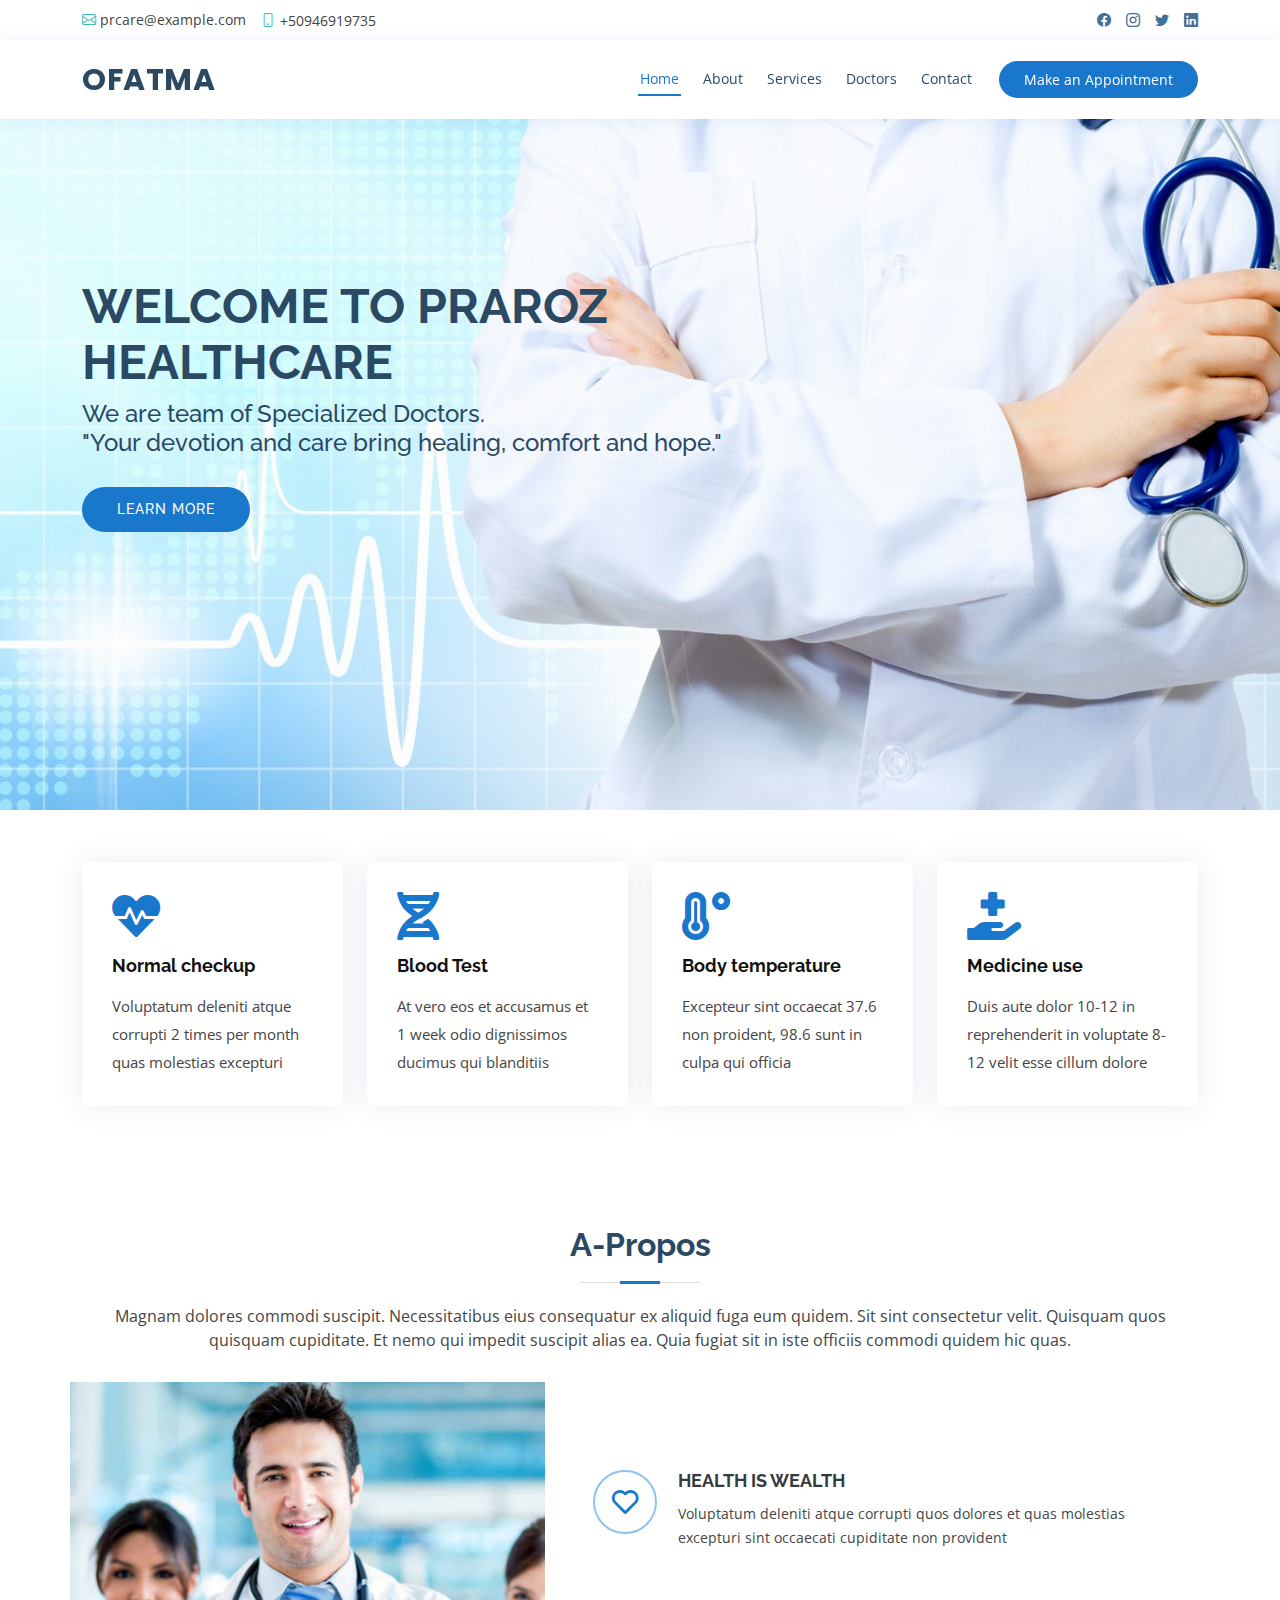
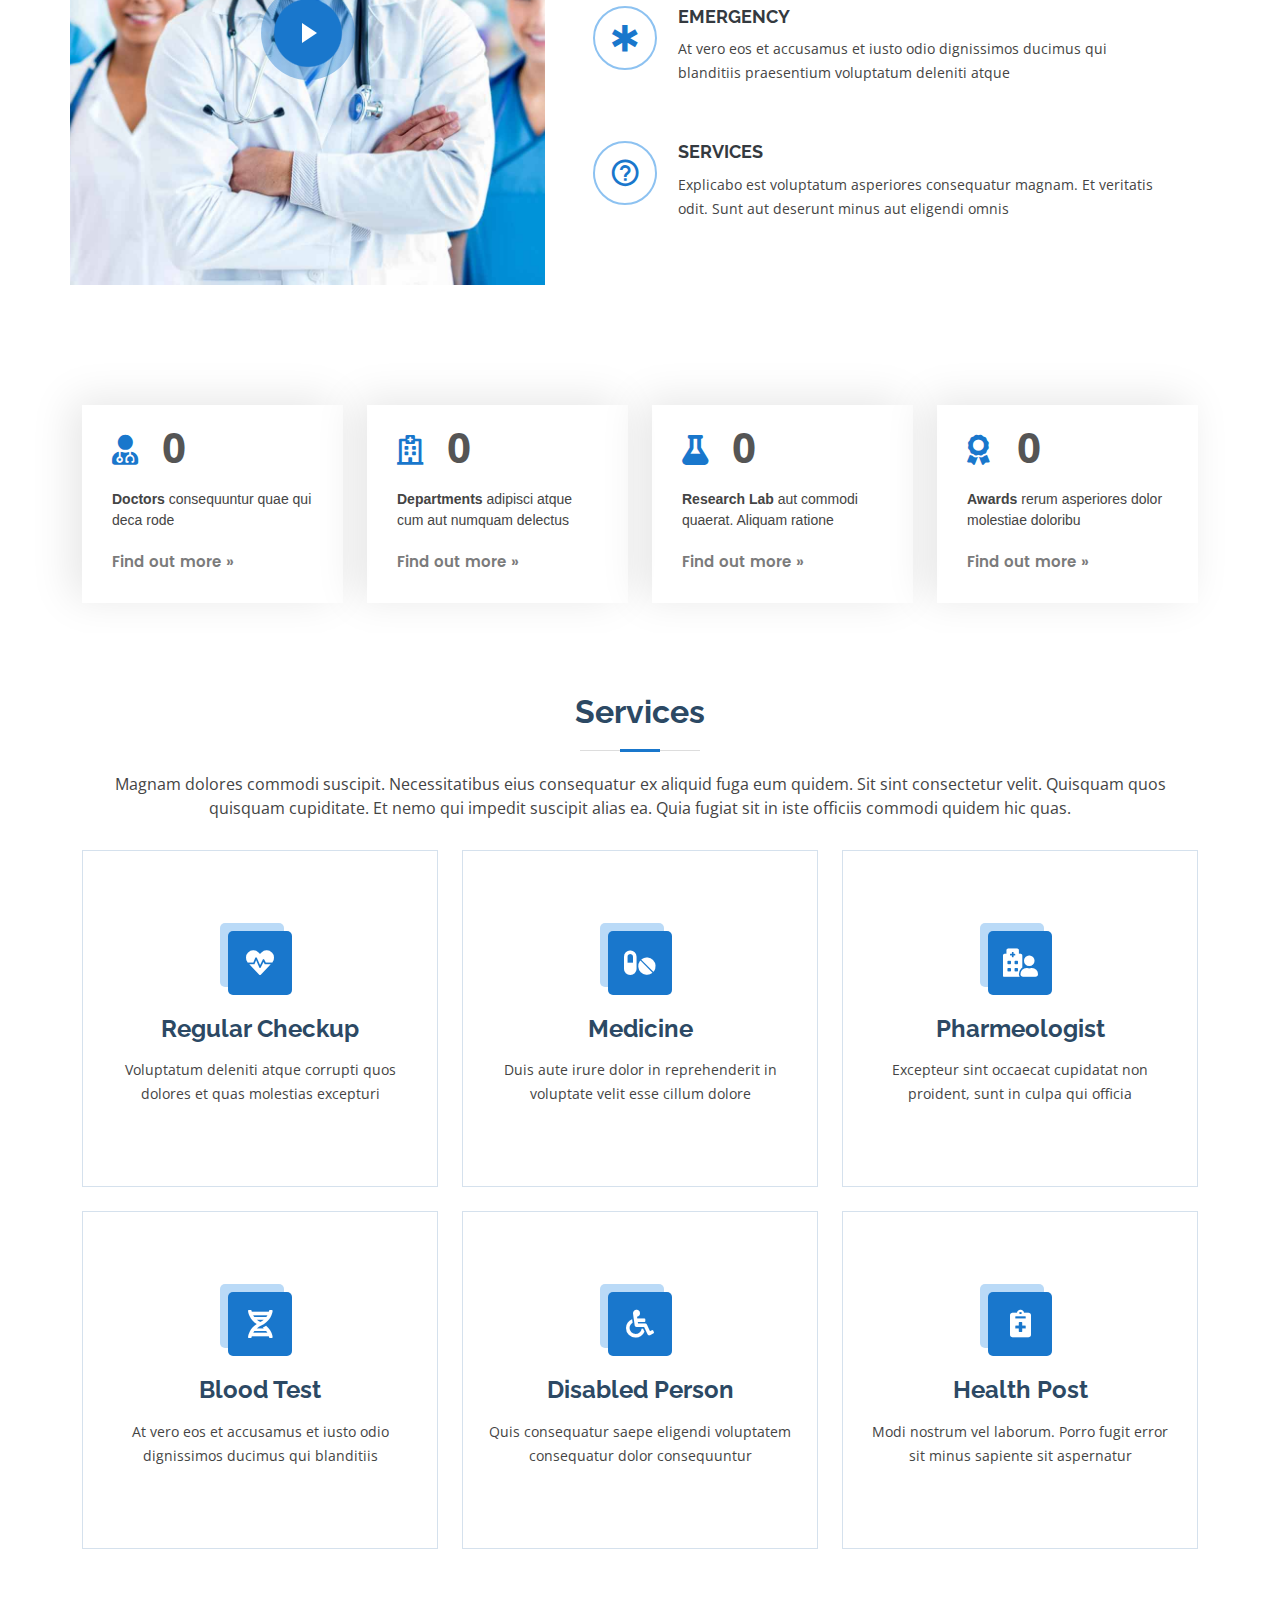
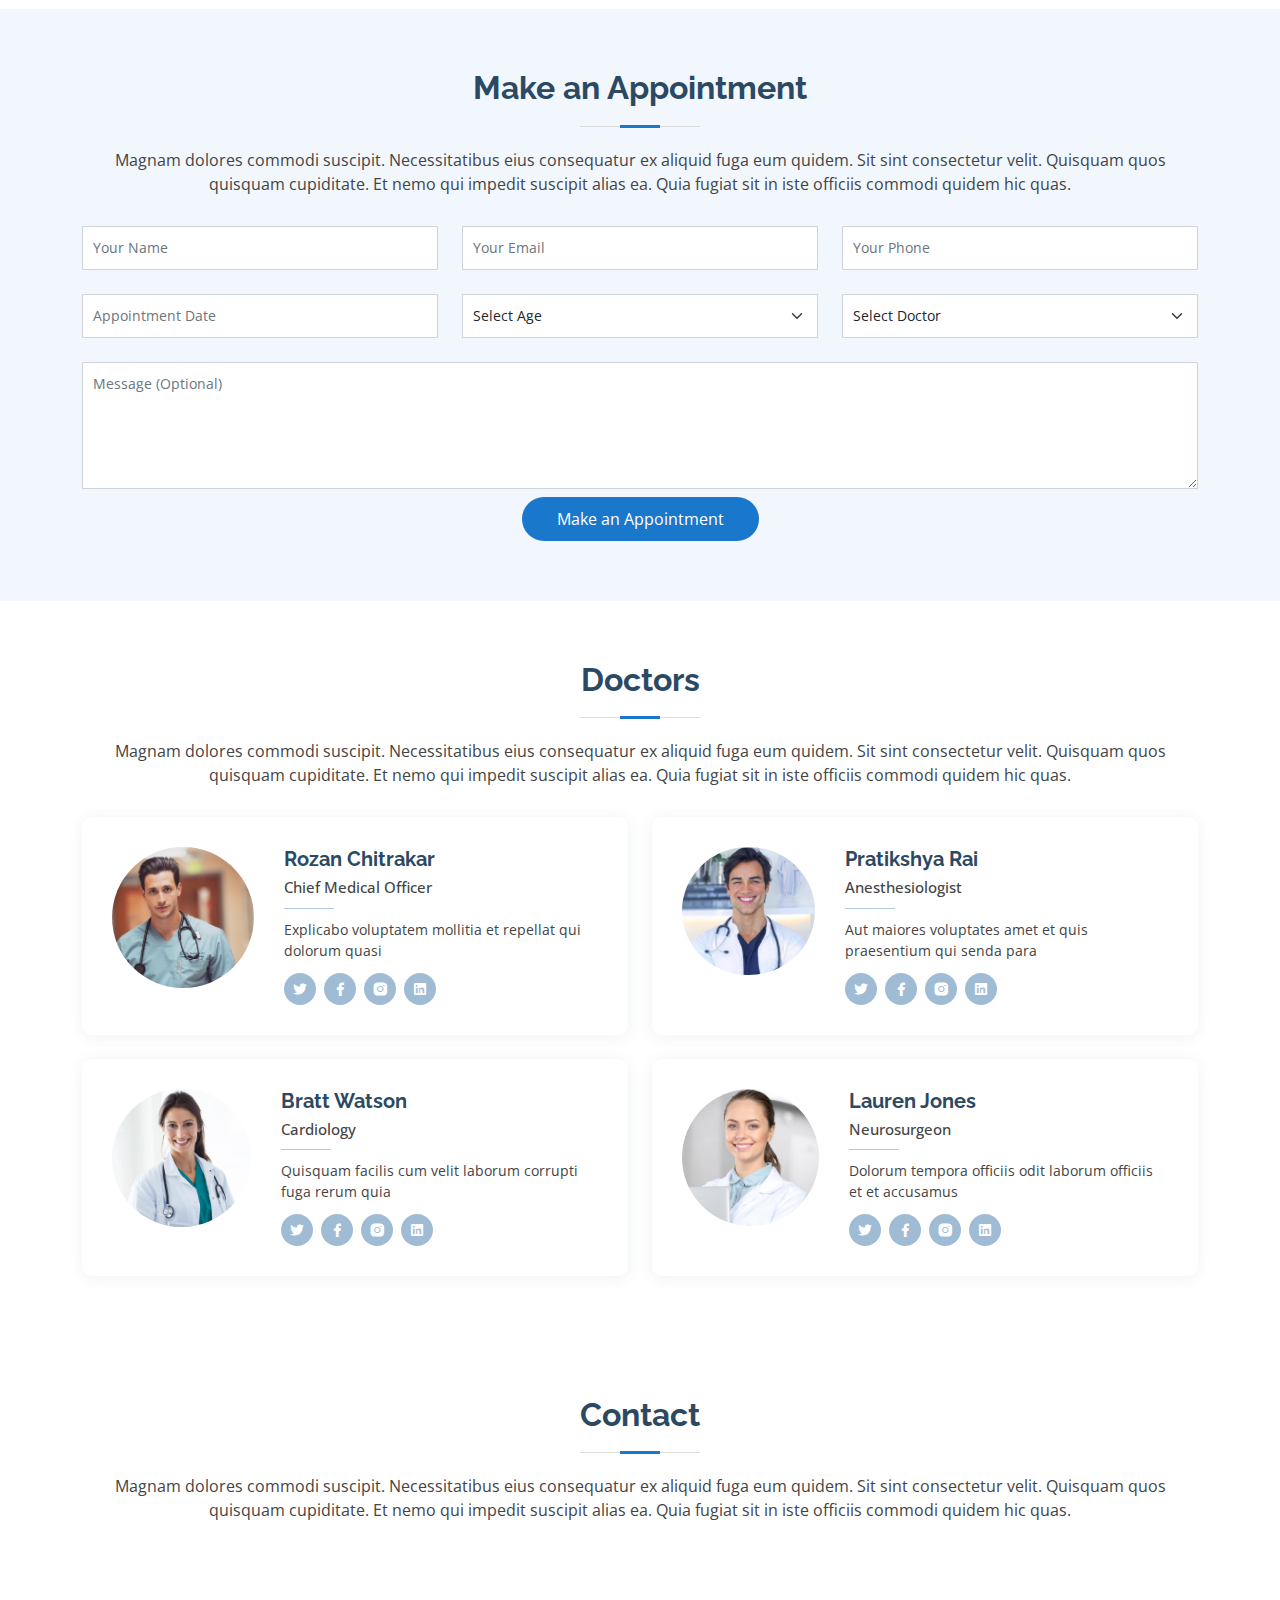
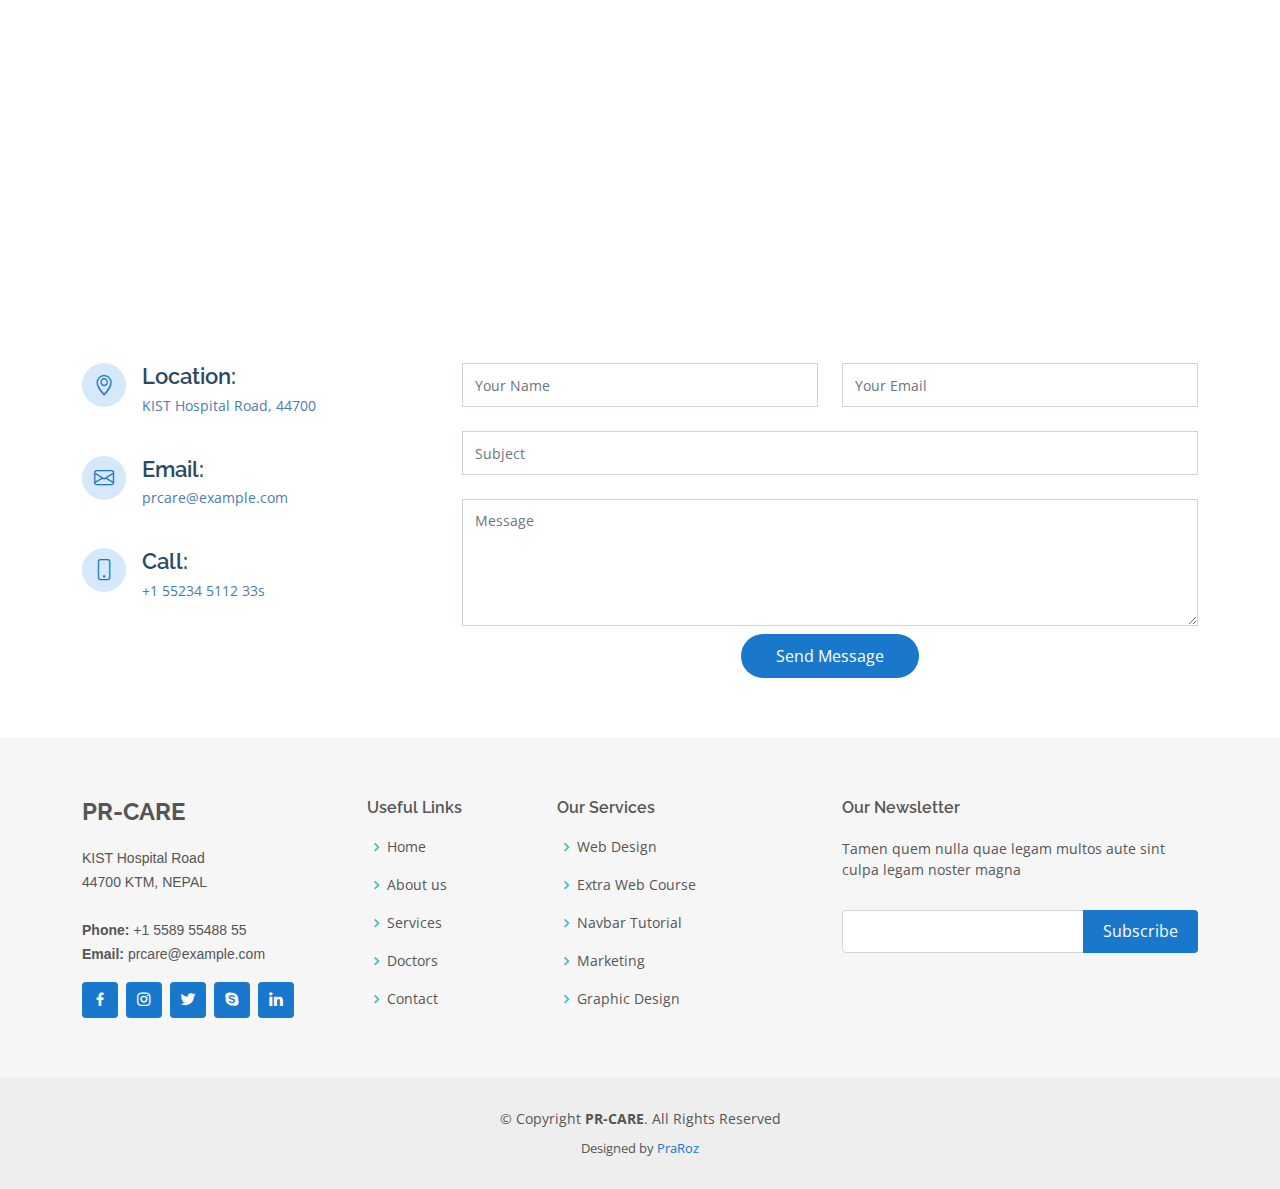
<file: Health care website Bootstrap/index.html>
<!DOCTYPE html>
<html lang="en">

<head>
  <meta charset="utf-8">
  <meta content="width=device-width, initial-scale=1.0" name="viewport">

  <title>Praroz Health Care Website Tutorial - Index</title>
  

  <!-- Google Fonts -->
  <link href="https://fonts.googleapis.com/css?family=Open+Sans:300,300i,400,400i,600,600i,700,700i|Raleway:300,300i,400,400i,500,500i,600,600i,700,700i|Poppins:300,300i,400,400i,500,500i,600,600i,700,700i" rel="stylesheet">

  <!-- Vendor CSS Files -->
  <link href="vendor/animate.css/animate.min.css" rel="stylesheet">
  <link href="vendor/bootstrap/css/bootstrap.min.css" rel="stylesheet">
  <link href="vendor/bootstrap-icons/bootstrap-icons.css" rel="stylesheet">
  <link href="vendor/boxicons/css/boxicons.min.css" rel="stylesheet">
  <link href="vendor/fontawesome-free/css/all.min.css" rel="stylesheet">
  <link href="vendor/glightbox/css/glightbox.min.css" rel="stylesheet">
  <link href="vendor/remixicon/remixicon.css" rel="stylesheet">
  <link href="vendor/swiper/swiper-bundle.min.css" rel="stylesheet">

  <!-- Template Main CSS File -->
  <link href="css/style.css" rel="stylesheet">
</head>

<body>

  <!-- ======= Top Bar ======= -->
  <div id="topbar" class="d-flex align-items-center fixed-top">
    <div class="container d-flex justify-content-between">
      <div class="contact-info d-flex align-items-center">
        <i class="bi bi-envelope"></i> <a href="mailto:contact@example.com">prcare@example.com</a>
        <i class="bi bi-phone"></i> +50946919735
      </div>
      <div class="d-none d-lg-flex social-links align-items-center">
        <a href="#" class="facebook"><i class="bi bi-facebook"></i></a>
        <a href="#" class="instagram"><i class="bi bi-instagram"></i></a>
        <a href="#" class="twitter"><i class="bi bi-twitter"></i></a> 
        <a href="#" class="linkedin"><i class="bi bi-linkedin"></i></i></a>
      </div>
    </div>
  </div>

  
  <header id="header" class="fixed-top">
    <div class="container d-flex align-items-center">

      <h1 class="logo me-auto"><a href="index.html">OFATMA</a></h1>
    
      <nav id="navbar" class="navbar order-last order-lg-0">
        <ul>
          <li><a class="nav-link scrollto active" href="#home">Home</a></li>
          <li><a class="nav-link scrollto" href="#about">About</a></li>
          <li><a class="nav-link scrollto" href="#services">Services</a></li>
          <li><a class="nav-link scrollto" href="#doctors">Doctors</a></li>       
          <li><a class="nav-link scrollto" href="#contact">Contact</a></li>
        </ul>
        <i class="bi bi-list mobile-nav-toggle"></i>
      </nav><!-- .navbar -->

      <a href="#appointment" class="appointment-btn scrollto"><span class="d-none d-md-inline">Make an</span> Appointment</a>

    </div>
  </header><!-- End Header -->

  <!-- ======= Home Section ======= -->
  <section id="home" class="d-flex align-items-center">
    <div class="container">
      <h1>Welcome to praroz <br> Healthcare</h1>
      <h2>We are team of Specialized Doctors.<br>"Your devotion and care bring healing, comfort and hope."</h2>
      <a href="#about" class="btn-get-started scrollto">Learn More</a>
    </div>
  </section><!-- End Home -->
<br><br><br><br><br><br><br><br>
  <main id="main">
    
    <!-- ======= Featured Services Section ======= -->
    <section id="featured-services" class="featured-services">
      <div class="container" data-aos="fade-up">

        <div class="row">
          <div class="col-md-6 col-lg-3 d-flex align-items-stretch mb-5 mb-lg-0">
            <div class="icon-box" data-aos="fade-up" data-aos-delay="100">
              <div class="icon"><i class="fas fa-heartbeat"></i></div>
              <h4 class="title"><a href=""> Normal checkup</a></h4>
              <p class="description">Voluptatum deleniti atque corrupti 2 times per month quas molestias excepturi</p>
            </div>
          </div>

          <div class="col-md-6 col-lg-3 d-flex align-items-stretch mb-5 mb-lg-0">
            <div class="icon-box" data-aos="fade-up" data-aos-delay="400">
              <div class="icon"><i class="fas fa-dna"></i></div>
              <h4 class="title"><a href="">Blood Test</a></h4>
              <p class="description">At vero eos et accusamus et 1 week odio dignissimos ducimus qui blanditiis</p>
            </div>
          </div>
          
          <div class="col-md-6 col-lg-3 d-flex align-items-stretch mb-5 mb-lg-0">
            <div class="icon-box" data-aos="fade-up" data-aos-delay="300">
              <div class="icon"><i class="fas fa-temperature-high"></i></div>
              <h4 class="title"><a href="">Body temperature</a></h4>
              <p class="description">Excepteur sint occaecat 37.6 non proident, 98.6 sunt in culpa qui officia</p>
            </div>
          </div>

          <div class="col-md-6 col-lg-3 d-flex align-items-stretch mb-5 mb-lg-0">
            <div class="icon-box" data-aos="fade-up" data-aos-delay="200">
              <div class="icon"><i class="fas fa-hand-holding-medical"></i></div>
              <h4 class="title"><a href="">Medicine use</a></h4>
              <p class="description">Duis aute dolor 10-12 in reprehenderit in voluptate 8-12 velit esse cillum dolore</p>
            </div>
          </div>

        </div>

      </div>
    </section><!-- End Featured Services Section -->

    <!-- ======= About Section ======= -->
    <section id="about" class="about">
      <div class="container" data-aos="fade-up">
        <div class="section-title">
          <h2>A-Propos</h2>
          <p>Magnam dolores commodi suscipit. Necessitatibus eius 
            consequatur ex aliquid fuga eum quidem. Sit sint consectetur velit. 
            Quisquam quos quisquam cupiditate. Et nemo qui impedit suscipit alias ea.
             Quia fugiat sit in iste officiis commodi quidem hic quas.</p>
        </div>

    <div class="row">
    <div class="col-xl-5 col-lg-6 video-box d-flex justify-content-center
     align-items-stretch position-relative">
    <a href="https://youtu.be/h39m-e8JHDc" class="glightbox play-btn mb-4"></a>
          </div>

    <div class="col-xl-7 col-lg-6 icon-boxes d-flex flex-column align-items-stretch
     justify-content-center py-5 px-lg-5">
            
            <div class="icon-box">
              <div class="icon"><i class="bx bx-heart"></i></div>
              <h4 class="title"><a href="">HEALTH IS WEALTH</a></h4>
              <p class="description">Voluptatum deleniti atque corrupti quos dolores et quas molestias excepturi sint occaecati cupiditate non provident</p>
            </div>

            <div class="icon-box">
              <div class="icon"><i class="bx bx-health"></i></div>
              <h4 class="title"><a href="">EMERGENCY</a></h4>
              <p class="description">At vero eos et accusamus et iusto odio dignissimos ducimus qui blanditiis praesentium voluptatum deleniti atque</p>
            </div>

            <div class="icon-box">
              <div class="icon"><i class="bx bx-help-circle"></i></div>
              <h4 class="title"><a href="">SERVICES </a></h4>
              <p class="description">Explicabo est voluptatum asperiores consequatur magnam. Et veritatis odit. Sunt aut deserunt minus aut eligendi omnis</p>
            </div>
            
          </div>
        </div>

      </div>
    </section><!-- End About Section -->

   <!-- ======= Counts Section ======= -->
   <section id="counts" class="counts">
    <div class="container" data-aos="fade-up">

      <div class="row no-gutters">

        <div class="col-lg-3 col-md-6 d-md-flex align-items-md-stretch">
          <div class="count-box">
            <i class="fas fa-user-md"></i>
            <span data-purecounter-start="0" data-purecounter-end="95" data-purecounter-duration="1" class="purecounter"></span>
            <p><strong>Doctors</strong> consequuntur quae qui deca rode</p>
            <a href="#">Find out more &raquo;</a>
          </div>
        </div>

        <div class="col-lg-3 col-md-6 d-md-flex align-items-md-stretch">
          <div class="count-box">
            <i class="far fa-hospital"></i>
            <span data-purecounter-start="0" data-purecounter-end="36" data-purecounter-duration="1" class="purecounter"></span>
            <p><strong>Departments</strong> adipisci atque cum aut numquam delectus</p>
            <a href="#">Find out more &raquo;</a>
          </div>
        </div>

        <div class="col-lg-3 col-md-6 d-md-flex align-items-md-stretch">
          <div class="count-box">
            <i class="fas fa-flask"></i>
            <span data-purecounter-start="0" data-purecounter-end="23" data-purecounter-duration="1" class="purecounter"></span>
            <p><strong>Research Lab</strong> aut commodi quaerat. Aliquam ratione</p>
            <a href="#">Find out more &raquo;</a>
          </div>
        </div>

        <div class="col-lg-3 col-md-6 d-md-flex align-items-md-stretch">
          <div class="count-box">
            <i class="fas fa-award"></i>
            <span data-purecounter-start="0" data-purecounter-end="250" data-purecounter-duration="1" class="purecounter"></span>
            <p><strong>Awards</strong> rerum asperiores dolor molestiae doloribu</p>
            <a href="#">Find out more &raquo;</a>
          </div>
        </div>

      </div>

    </div>
  </section><!-- End Counts Section -->

    <!-- ======= Services Section ======= -->
    <section id="services" class="services">
      <div class="container">

        <div class="section-title">
          <h2>Services</h2>
          <p>Magnam dolores commodi suscipit. Necessitatibus eius consequatur ex aliquid fuga eum quidem. Sit sint consectetur velit. Quisquam quos quisquam cupiditate. Et nemo qui impedit suscipit alias ea. Quia fugiat sit in iste officiis commodi quidem hic quas.</p>
        </div>

        <div class="row">
          <div class="col-lg-4 col-md-6 d-flex align-items-stretch">
            <div class="icon-box">
              <div class="icon"><i class="fas fa-heartbeat"></i></div>
              <h4><a href="">Regular Checkup</a></h4>
              <p>Voluptatum deleniti atque corrupti quos dolores et quas molestias excepturi</p>
            </div>
          </div>

          <div class="col-lg-4 col-md-6 d-flex align-items-stretch mt-4 mt-md-0">
            <div class="icon-box">
              <div class="icon"><i class="fas fa-pills"></i></div>
              <h4><a href="">Medicine</a></h4>
              <p>Duis aute irure dolor in reprehenderit in voluptate velit esse cillum dolore</p>
            </div>
          </div>

          <div class="col-lg-4 col-md-6 d-flex align-items-stretch mt-4 mt-lg-0">
            <div class="icon-box">
              <div class="icon"><i class="fas fa-hospital-user"></i></div>
              <h4><a href="">Pharmeologist</a></h4>
              <p>Excepteur sint occaecat cupidatat non proident, sunt in culpa qui officia</p>
            </div>
          </div>

          <div class="col-lg-4 col-md-6 d-flex align-items-stretch mt-4">
            <div class="icon-box">
              <div class="icon"><i class="fas fa-dna"></i></div>
              <h4><a href="">Blood Test</a></h4>
              <p>At vero eos et accusamus et iusto odio dignissimos ducimus qui blanditiis</p>
            </div>
          </div>

          <div class="col-lg-4 col-md-6 d-flex align-items-stretch mt-4">
            <div class="icon-box">
              <div class="icon"><i class="fas fa-wheelchair"></i></div>
              <h4><a href="">Disabled Person</a></h4>
              <p>Quis consequatur saepe eligendi voluptatem consequatur dolor consequuntur</p>
            </div>
          </div>

          <div class="col-lg-4 col-md-6 d-flex align-items-stretch mt-4">
            <div class="icon-box">
              <div class="icon"><i class="fas fa-notes-medical"></i></div>
              <h4><a href="">Health Post</a></h4>
              <p>Modi nostrum vel laborum. Porro fugit error sit minus sapiente sit aspernatur</p>
            </div>
          </div>

        </div>

      </div>
    </section><!-- End Services Section -->

    <!-- ======= Appointment Section ======= -->
    <section id="appointment" class="appointment section-bg">
      <div class="container">

        <div class="section-title">
          <h2>Make an Appointment</h2>
          <p>Magnam dolores commodi suscipit. Necessitatibus eius consequatur ex aliquid fuga eum quidem. Sit sint consectetur velit. Quisquam quos quisquam cupiditate. Et nemo qui impedit suscipit alias ea. Quia fugiat sit in iste officiis commodi quidem hic quas.</p>
        </div>

        <form accept="" role="form" class="php-email-form">
          <div class="row">
            <div class="col-md-4 form-group">
              <input type="text" name="name" class="form-control" id="name" placeholder="Your Name" >
            </div>
            <div class="col-md-4 form-group mt-3 mt-md-0">
              <input type="email" class="form-control" name="email" id="email" placeholder="Your Email" >
             
            </div>
            <div class="col-md-4 form-group mt-3 mt-md-0">
              <input type="tel" class="form-control" name="phone" id="phone" placeholder="Your Phone" >
              
            </div>
          </div>
          <div class="row">
            <div class="col-md-4 form-group mt-3">
              <input type="datetime" name="date" class="form-control datepicker" id="date" placeholder="Appointment Date" >
              
            </div>
            <div class="col-md-4 form-group mt-3">
              <select name="age" id="age" class="form-select">
                <option value="">Select Age</option>
                <option value="Department 1">Below 18</option>
                <option value="Department 2">18-40</option>
                <option value="Department 3">40 above</option>
              </select>
              
            </div>
            <div class="col-md-4 form-group mt-3">
              <select name="doctor" id="doctor" class="form-select">
                <option value="">Select Doctor</option>
                <option value="Doctor 1">Doctor 1</option>
                <option value="Doctor 2">Doctor 2</option>
                <option value="Doctor 3">Doctor 3</option>
              </select>  
            </div>
          </div>

          <div class="form-group mt-3">
            <textarea class="form-control" name="message" rows="5" placeholder="Message (Optional)"></textarea>
            
          </div>
          <div class="text-center"><button type="submit">Make an Appointment</button></div>
        </form>

      </div>
    </section><!-- End Appointment Section -->

    

    <!-- ======= Doctors Section ======= -->
    <section id="doctors" class="doctors">
      <div class="container">

        <div class="section-title">
          <h2>Doctors</h2>
          <p>Magnam dolores commodi suscipit. Necessitatibus eius consequatur ex aliquid fuga eum quidem. Sit sint consectetur velit. Quisquam quos quisquam cupiditate. Et nemo qui impedit suscipit alias ea. Quia fugiat sit in iste officiis commodi quidem hic quas.</p>
        </div>

        <div class="row">

          <div class="col-lg-6">
            <div class="member d-flex align-items-start">
              <div class="pic"><img src="img/doctors/1.png" class="img-fluid" alt=""></div>
              <div class="member-info">
                <h4>Rozan Chitrakar</h4>
                <span>Chief Medical Officer</span>
                <p>Explicabo voluptatem mollitia et repellat qui dolorum quasi</p>
                <div class="social">
                  <a href=""><i class="ri-twitter-fill"></i></a>
                  <a href=""><i class="ri-facebook-fill"></i></a>
                  <a href=""><i class="ri-instagram-fill"></i></a>
                  <a href=""> <i class="ri-linkedin-box-fill"></i> </a>
                </div>
              </div>
            </div>
          </div>

          <div class="col-lg-6 mt-4 mt-lg-0">
            <div class="member d-flex align-items-start">
              <div class="pic"><img src="img/doctors/2.jpg" class="img-fluid" alt=""></div>
              <div class="member-info">
                <h4>Pratikshya Rai</h4>
                <span>Anesthesiologist</span>
                <p>Aut maiores voluptates amet et quis praesentium qui senda para</p>
                <div class="social">
                  <a href=""><i class="ri-twitter-fill"></i></a>
                  <a href=""><i class="ri-facebook-fill"></i></a>
                  <a href=""><i class="ri-instagram-fill"></i></a>
                  <a href=""> <i class="ri-linkedin-box-fill"></i> </a>
                </div>
              </div>
            </div>
          </div>

          <div class="col-lg-6 mt-4">
            <div class="member d-flex align-items-start">
              <div class="pic"><img src="img/doctors/3.jpg" class="img-fluid" alt=""></div>
              <div class="member-info">
                <h4>Bratt Watson</h4>
                <span>Cardiology</span>
                <p>Quisquam facilis cum velit laborum corrupti fuga rerum quia</p>
                <div class="social">
                  <a href=""><i class="ri-twitter-fill"></i></a>
                  <a href=""><i class="ri-facebook-fill"></i></a>
                  <a href=""><i class="ri-instagram-fill"></i></a>
                  <a href=""> <i class="ri-linkedin-box-fill"></i> </a>
                </div>
              </div>
            </div>
          </div>

          <div class="col-lg-6 mt-4">
            <div class="member d-flex align-items-start">
              <div class="pic"><img src="img/doctors/4.jpg" class="img-fluid" alt=""></div>
              <div class="member-info">
                <h4>Lauren Jones</h4>
                <span>Neurosurgeon</span>
                <p>Dolorum tempora officiis odit laborum officiis et et accusamus</p>
                <div class="social">
                  <a href=""><i class="ri-twitter-fill"></i></a>
                  <a href=""><i class="ri-facebook-fill"></i></a>
                  <a href=""><i class="ri-instagram-fill"></i></a>
                  <a href=""> <i class="ri-linkedin-box-fill"></i> </a>
                </div>
              </div>
            </div>
          </div>

        </div>

      </div>
    </section><!-- End Doctors Section -->

   

    <!-- ======= Contact Section ======= -->
    <section id="contact" class="contact">
      <div class="container">

        <div class="section-title">
          <h2>Contact</h2>
          <p>Magnam dolores commodi suscipit. Necessitatibus eius consequatur ex aliquid fuga eum quidem. Sit sint consectetur velit. Quisquam quos quisquam cupiditate. Et nemo qui impedit suscipit alias ea. Quia fugiat sit in iste officiis commodi quidem hic quas.</p>
        </div>
      </div>

      <!--Google map-->
      <div class="mapouter"><div class="gmap_canvas"><iframe class="gmap_iframe" width="100%" frameborder="0" scrolling="no" marginheight="0" marginwidth="0" src="https://maps.google.com/maps?width=670&amp;height=363&amp;hl=en&amp;q=kist hospital&amp;t=&amp;z=16&amp;ie=UTF8&amp;iwloc=B&amp;output=embed"></iframe><a href="https://www.fnfgo.com/">FNF Mods</a></div><style>.mapouter{position:relative;text-align:right;width:100%;height:363px;}.gmap_canvas {overflow:hidden;background:none!important;width:100%;height:363px;}.gmap_iframe {height:363px!important;}</style></div>
      
      <div class="container">
        <div class="row mt-5">

          <div class="col-lg-4">
            <div class="info">
              <div class="address">
                <i class="bi bi-geo-alt"></i>
                <h4>Location:</h4>
                <p>KIST Hospital Road, 44700</p>
              </div>

              <div class="email">
                <i class="bi bi-envelope"></i>
                <h4>Email:</h4>
                <p>prcare@example.com</p>
              </div>

              <div class="phone">
                <i class="bi bi-phone"></i>
                <h4>Call:</h4>
                <p>+1 55234 5112 33s</p>
              </div>
            </div>
          </div>

          <div class="col-lg-8 mt-5 mt-lg-0">
            <form action="" role="form" class="php-email-form">
              <div class="row">
                <div class="col-md-6 form-group">
                  <input type="text" name="name" class="form-control" id="name" placeholder="Your Name" required>
                </div>
                <div class="col-md-6 form-group mt-3 mt-md-0">
                  <input type="email" class="form-control" name="email" id="email" placeholder="Your Email" required>
                </div>
              </div>
              <div class="form-group mt-3">
                <input type="text" class="form-control" name="subject" id="subject" placeholder="Subject" required>
              </div>
              <div class="form-group mt-3">
                <textarea class="form-control" name="message" rows="5" placeholder="Message" required></textarea>
              </div>
              <div class="text-center"><button type="submit">Send Message</button></div>
            </form>

          </div>

        </div>

      </div>
    </section><!-- End Contact Section -->

  </main><!-- End #main -->

  <!-- ======= Footer ======= -->
  <footer id="footer">
    <div class="footer-top">
      <div class="container">
        <div class="row">

          <div class="col-lg-3 col-md-6">
            <div class="footer-info">
              <h3>PR-CARE</h3>
              <p>
                KIST Hospital Road<br>
                44700 KTM, NEPAL<br><br>
                <strong>Phone:</strong> +1 5589 55488 55<br>
                <strong>Email:</strong> prcare@example.com<br>
              </p>
              <div class="social-links mt-3">
                <a href="https://www.facebook.com/groups/577400563258704" class="facebook"><i class="bx bxl-facebook"></i></a>
                <a href="#" class="instagram"><i class="bx bxl-instagram"></i></a>
                <a href="#" class="twitter"><i class="bx bxl-twitter"></i></a>
                <a href="#" class="google-plus"><i class="bx bxl-skype"></i></a>  
                <a href="#" class="linkedin"><i class="bx bxl-linkedin"></i></a>
              </div>
            </div>
          </div>

          <div class="col-lg-2 col-md-6 footer-links">
            <h4>Useful Links</h4>
            <ul>
              <li><i class="bx bx-chevron-right"></i> <a href="#">Home</a></li>
              <li><i class="bx bx-chevron-right"></i> <a href="#about">About us</a></li>
              <li><i class="bx bx-chevron-right"></i> <a href="#services">Services</a></li>
              <li><i class="bx bx-chevron-right"></i> <a href="#doctor">Doctors</a></li>
              <li><i class="bx bx-chevron-right"></i> <a href="#contact">Contact</a></li>
            </ul>
          </div>

          <div class="col-lg-3 col-md-6 footer-links">
            <h4>Our Services</h4>
            <ul>
              <li><i class="bx bx-chevron-right"></i> <a href="#">Web Design</a></li>
              <li><i class="bx bx-chevron-right"></i> <a href="#">Extra Web Course</a></li>
              <li><i class="bx bx-chevron-right"></i> <a href="#">Navbar Tutorial</a></li>
              <li><i class="bx bx-chevron-right"></i> <a href="#">Marketing</a></li>
              <li><i class="bx bx-chevron-right"></i> <a href="#">Graphic Design</a></li>
            </ul>
          </div>

          <div class="col-lg-4 col-md-6 footer-newsletter">
            <h4>Our Newsletter</h4>
            <p>Tamen quem nulla quae legam multos aute sint culpa legam noster magna</p>
            <form action="" method="post">
              <input type="email" name="email"><input type="submit" value="Subscribe">
            </form>

          </div>

        </div>
      </div>
    </div>

    <div class="container">
      <div class="copyright">
        &copy; Copyright <strong><span>PR-CARE</span></strong>. All Rights Reserved
      </div>
      <div class="credits">
        Designed by <a href="https://www.youtube.com/channel/UCc5GjlNTdSV4ZZCsX61mccg">PraRoz</a>
      </div>
    </div>
  </footer><!-- End Footer -->

  <div id="preloader"></div>
  <a href="#" class="back-to-top d-flex align-items-center justify-content-center"><i class="bi bi-arrow-up-short"></i></a>

  <!-- Vendor JS Files -->
  <script src="vendor/bootstrap/js/bootstrap.bundle.min.js"></script>
  <script src="vendor/glightbox/js/glightbox.min.js"></script>
  <script src="vendor/php-email-form/validate.js"></script>
  <script src="vendor/purecounter/purecounter.js"></script>
  <script src="vendor/swiper/swiper-bundle.min.js"></script>

  <!-- Template Main JS File -->
  <script src="js/main.js"></script>

</body>

</html>
</file>
<file: Health care website Bootstrap/css/style.css>
/*--------------------------------------------------------------
# General
--------------------------------------------------------------*/
body {
  font-family: "Open Sans", sans-serif;
  color: #444444;
}

a {
  color: #1977cc;
  text-decoration: none;
}

a:hover {
  color: #3291e6;
  text-decoration: none;
}

h1, h2, h3, h4, h5, h6 {
  font-family: "Raleway", sans-serif;
}




/*--------------------------------------------------------------
# Top Bar
--------------------------------------------------------------*/
#topbar {
  background: #fff;
  height: 40px;
  font-size: 14px;
  transition: all 0.5s;
  z-index: 996;
}

#topbar.topbar-scrolled {
  top: -40px;
}

#topbar .contact-info a {
  line-height: 1;
  color: #444444;
  transition: 0.3s;
}

#topbar .contact-info a:hover {
  color: #3fbbc0;
}
#topbar .contact-info i {
  color: #3fbbc0;
  padding-right: 4px;
  margin-left: 15px;
  line-height: 0;
}
#topbar .contact-info i:first-child {
  margin-left: 0;
}

#topbar .social-links a {
  color: #437099;
  padding-left: 15px;
  display: inline-block;
  line-height: 1px;
  transition: 0.3s;
}

#topbar .social-links a:hover {
  color: #1977cc;
}

#topbar .social-links a:first-child {
  border-left: 0;
}

/*--------------------------------------------------------------
# Header
--------------------------------------------------------------*/
#header {
  background: #fff;
  transition: all 0.5s;
  z-index: 997;
  padding: 15px 0;
  top: 40px;
  box-shadow: 0px 2px 15px rgba(25, 119, 204, 0.1);
}

#header.header-scrolled {
  top: 0;
}

#header .logo {
  font-size: 30px;
  margin: 0;
  padding: 0;
  line-height: 1;
  font-weight: 700;
  letter-spacing: 0.5px;
  font-family: "Poppins", sans-serif;
}

#header .logo a {
  color: #2c4964;
}

#header .logo img {
  max-height: 40px;
}

/**
* Appointment Button *
*/
.appointment-btn {
  margin-left: 25px;
  background: #1977cc;
  color: #fff;
  border-radius: 50px;
  padding: 8px 25px;
  white-space: nowrap;
  transition: 0.3s;
  font-size: 14px;
  display: inline-block;
}

.appointment-btn:hover {
  background: #3fbbc0;
  color: #fff;
}

@media (max-width: 768px) {
  .appointment-btn {
    margin: 0 15px 0 0;
    padding: 6px 18px;
  }
}

/*--------------------------------------------------------------
# Navigation Menu
--------------------------------------------------------------*/
/**
* Desktop Navigation 
*/
.navbar {
  padding: 0;
}

.navbar ul {
  margin: 0;
  padding: 0;
  display: flex;
  list-style: none;
  align-items: center;
}

.navbar li {
  position: relative;
}

.navbar > ul > li {
  position: relative;
  white-space: nowrap;
  padding: 8px 0 8px 20px;
}

.navbar a, .navbar a:focus {
  display: flex;
  align-items: center;
  justify-content: space-between;
  font-size: 14px;
  color: #2c4964;
  white-space: nowrap;
  transition: 0.3s;
  border-bottom: 2px solid #fff;
  padding: 5px 2px;
}

.navbar a i, .navbar a:focus i {
  font-size: 12px;
  line-height: 0;
  margin-left: 5px;
}

.navbar a:hover, .navbar .active, .navbar .active:focus, .navbar li:hover > a {
  color: #1977cc;
  border-color: #1977cc;
}


/**
* Mobile Navigation 
*/
.mobile-nav-toggle {
  color: #2c4964;
  font-size: 28px;
  cursor: pointer;
  display: none;
  line-height: 0;
  transition: 0.5s;
}

.mobile-nav-toggle.bi-x {
  color: #fff;
}

@media (max-width: 991px) {
  .mobile-nav-toggle {
    display: block;
  }
  .navbar ul {
    display: none;
  }
}

.navbar-mobile {
  position: fixed;
  overflow: hidden;
  top: 0;
  right: 0;
  left: 0;
  bottom: 0;
  background: rgba(28, 47, 65, 0.9);
  transition: 0.3s;
  z-index: 999;
}

.navbar-mobile .mobile-nav-toggle {
  position: absolute;
  top: 15px;
  right: 15px;
}

.navbar-mobile ul {
  display: block;
  position: absolute;
  top: 55px;
  right: 15px;
  bottom: 15px;
  left: 15px;
  padding: 10px 0;
  background-color: #fff;
  overflow-y: auto;
  transition: 0.3s;
}

.navbar-mobile > ul > li {
  padding: 0;
}

.navbar-mobile a {
  padding: 10px 20px;
  font-size: 15px;
  color: #2c4964;
  border: none;
}

.navbar-mobile a:hover, .navbar-mobile .active, .navbar-mobile li:hover > a {
  color: #3fbbc0;
}

.navbar-mobile .getstarted {
  margin: 15px;
}

/*--------------------------------------------------------------
# Sections General
--------------------------------------------------------------*/
section {
  padding: 60px 0;
  overflow: hidden;
}

.section-bg {
  background-color: #f1f7fd;
}

.section-title {
  text-align: center;
  padding-bottom: 30px;
}

.section-title h2 {
  font-size: 32px;
  font-weight: bold;
  margin-bottom: 20px;
  padding-bottom: 20px;
  position: relative;
  color: #2c4964;
}

.section-title h2::before {
  content: '';
  position: absolute;
  display: block;
  width: 120px;
  height: 1px;
  background: #ddd;
  bottom: 1px;
  left: calc(50% - 60px);
}

.section-title h2::after {
  content: '';
  position: absolute;
  display: block;
  width: 40px;
  height: 3px;
  background: #1977cc;
  bottom: 0;
  left: calc(50% - 20px);
}

.section-title p {
  margin-bottom: 0;
}

/*--------------------------------------------------------------
# Home Section
--------------------------------------------------------------*/
#home {
  width: 100%;
  height: 90vh;
  background: url("../img/home.jpg") top center;
  background-size: cover;
  margin-bottom: -200px;
}

#home .container {
  position: relative;
}

#home h1 {
  margin: 0;
  font-size: 48px;
  font-weight: 700;
  line-height: 56px;
  text-transform: uppercase;
  color: #2c4964;
}

#home h2 {
  color: #2c4964;
  margin: 10px 0 0 0;
  font-size: 24px;
}

#home .btn-get-started {
  font-family: "Raleway", sans-serif;
  text-transform: uppercase;
  font-weight: 500;
  font-size: 14px;
  letter-spacing: 1px;
  display: inline-block;
  padding: 12px 35px;
  margin-top: 30px;
  border-radius: 50px;
  transition: 0.5s;
  color: #fff;
  background: #1977cc;
}

#home .btn-get-started:hover {
  background: #3fbbc0;
}

@media (min-width: 1024px) {
  #home {
    background-attachment: fixed;
  }
}

@media (max-width: 992px) {
  #home {
    margin-bottom: 0;
    height: 100vh;
  }
  #home .container {
    padding-bottom: 63px;
  }
  #home h1 {
    font-size: 28px;
    line-height: 36px;
  }
  #home h2 {
    font-size: 18px;
    line-height: 24px;
    margin-bottom: 30px;
  }
}

@media (max-height: 600px) {
  #home {
    height: 110vh;
  }
}

/*--------------------------------------------------------------
# Featured Services
--------------------------------------------------------------*/
.featured-services .icon-box {
  padding: 30px;
  position: relative;
  overflow: hidden;
  background: #fff;
  box-shadow: 0 0 29px 0 rgba(68, 88, 144, 0.12);
  transition: all 0.3s ease-in-out;
  border-radius: 8px;
  z-index: 1;
}

.featured-services .icon-box::before {
  content: '';
  position: absolute;
  background: #d9f1f2;
  right: 0;
  left: 0;
  bottom: 0;
  top: 100%;
  transition: all 0.3s;
  z-index: -1;
}

.featured-services .icon-box:hover::before {
  background: #3fbbc0;
  top: 0;
  border-radius: 0px;
}

.featured-services .icon {
  margin-bottom: 15px;
}

.featured-services .icon i {
  font-size: 48px;
  line-height: 1;
  color: #1977cc;
  transition: all 0.3s ease-in-out;
}

.featured-services .title {
  font-weight: 700;
  margin-bottom: 15px;
  font-size: 18px;
}

.featured-services .title a {
  color: #111;
}

.featured-services .description {
  font-size: 15px;
  line-height: 28px;
  margin-bottom: 0;
}

.featured-services .icon-box:hover .title a, .featured-services .icon-box:hover .description {
  color: #fff;
}

.featured-services .icon-box:hover .icon i {
  color: #fff;
}
/*--------------------------------------------------------------
# About
--------------------------------------------------------------*/
.about .icon-boxes h4 {
  font-size: 18px;
  color: #4b7dab;
  margin-bottom: 15px;
}

.about .icon-boxes h3 {
  font-size: 28px;
  font-weight: 700;
  color: #2c4964;
  margin-bottom: 15px;
}

.about .icon-box {
  margin-top: 40px;
}

.about .icon-box .icon {
  float: left;
  display: flex;
  align-items: center;
  justify-content: center;
  width: 64px;
  height: 64px;
  border: 2px solid #8dc2f1;
  border-radius: 50px;
  transition: 0.5s;
}

.about .icon-box .icon i {
  color: #1977cc;
  font-size: 32px;
}

.about .icon-box:hover .icon {
  background: #3fbbc0;
  border-color: #3fbbc0;
}

.about .icon-box:hover .icon i {
  color: #fff;
}

.about .icon-box .title {
  margin-left: 85px;
  font-weight: 700;
  margin-bottom: 10px;
  font-size: 18px;
}

.about .icon-box .title a {
  color: #343a40;
  transition: 0.3s;
}

.about .icon-box .title a:hover {
  color: #1977cc;
}

.about .icon-box .description {
  margin-left: 85px;
  line-height: 24px;
  font-size: 14px;
}

.about .video-box {
  background: url("../img/about.jpg") center center no-repeat;
  background-size: cover;
  min-height: 500px;
}

.about .play-btn {
  width: 94px;
  height: 94px;
  background: radial-gradient(#1977cc 50%, rgba(25, 119, 204, 0.4) 52%);
  border-radius: 50%;
  display: block;
  position: absolute;
  left: calc(50% - 47px);
  top: calc(50% - 47px);
  overflow: hidden;
}

.about .play-btn::after {
  content: '';
  position: absolute;
  left: 50%;
  top: 50%;
  transform: translateX(-40%) translateY(-50%);
  width: 0;
  height: 0;
  border-top: 10px solid transparent;
  border-bottom: 10px solid transparent;
  border-left: 15px solid #fff;
  z-index: 100;
  transition: all 400ms cubic-bezier(0.55, 0.055, 0.675, 0.19);
}

.about .play-btn::before {
  content: '';
  position: absolute;
  width: 120px;
  height: 120px;
  opacity: 1;
  border-radius: 50%;
  border: 5px solid rgba(25, 119, 204, 0.7);
  top: -15%;
  left: -15%;
  background: rgba(198, 16, 0, 0);
}

.about .play-btn:hover::after {
  border-left: 15px solid #1977cc;
  transform: scale(20);
}

.about .play-btn:hover::before {
  content: '';
  position: absolute;
  left: 50%;
  top: 50%;
  transform: translateX(-40%) translateY(-50%);
  width: 0;
  height: 0;
  border: none;
  border-top: 10px solid transparent;
  border-bottom: 10px solid transparent;
  border-left: 15px solid #fff;
  z-index: 200;
  -webkit-animation: none;
  animation: none;
  border-radius: 0;
}

@-webkit-keyframes pulsate-btn {
  0% {
    transform: scale(0.6, 0.6);
    opacity: 1;
  }
  100% {
    transform: scale(1, 1);
    opacity: 0;
  }
}

@keyframes pulsate-btn {
  0% {
    transform: scale(0.6, 0.6);
    opacity: 1;
  }
  100% {
    transform: scale(1, 1);
    opacity: 0;
  }
}

/*--------------------------------------------------------------
# Counts
--------------------------------------------------------------*/
.counts {
  padding-bottom: 30px;
}

.counts .count-box {
  box-shadow: -10px -5px 40px 0 rgba(0, 0, 0, 0.1);
  padding: 30px;
  width: 100%;
}

.counts .count-box i {
  display: block;
  font-size: 30px;
  color: #1977cc;
  float: left;
}

.counts .count-box span {
  font-size: 42px;
  line-height: 24px;
  display: block;
  font-weight: 700;
  color: #555555;
  margin-left: 50px;
}

.counts .count-box p {
  padding: 30px 0 0 0;
  margin: 0;
  font-family: "Roboto", sans-serif;
  font-size: 14px;
}

.counts .count-box a {
  font-weight: 600;
  display: block;
  margin-top: 20px;
  color: #7b7b7b;
  font-size: 15px;
  font-family: "Poppins", sans-serif;
  transition: ease-in-out 0.3s;
}

.counts .count-box a:hover {
  color: #3fbbc0;
}

/*--------------------------------------------------------------
# Services
--------------------------------------------------------------*/
.services .icon-box {
  text-align: center;
  border: 1px solid #d5e1ed;
  padding: 80px 20px;
  transition: all ease-in-out 0.3s;
}

.services .icon-box .icon {
  margin: 0 auto;
  width: 64px;
  height: 64px;
  background: #1977cc;
  border-radius: 5px;
  transition: all .3s ease-out 0s;
  display: flex;
  align-items: center;
  justify-content: center;
  margin-bottom: 20px;
  transform-style: preserve-3d;
}

.services .icon-box .icon i {
  color: #fff;
  font-size: 28px;
}

.services .icon-box .icon::before {
  position: absolute;
  content: '';
  left: -8px;
  top: -8px;
  height: 100%;
  width: 100%;
  background: #badaf7;
  border-radius: 5px;
  transition: all .3s ease-out 0s;
  transform: translateZ(-1px);
}

.services .icon-box h4 {
  font-weight: 700;
  margin-bottom: 15px;
  font-size: 24px;
}

.services .icon-box h4 a {
  color: #2c4964;
}

.services .icon-box p {
  line-height: 24px;
  font-size: 14px;
  margin-bottom: 0;
}

.services .icon-box:hover {
  background: #3fbbc0;
  border-color: #3fbbc0;
}

.services .icon-box:hover .icon {
  background: #fff;
}

.services .icon-box:hover .icon i {
  color: #1977cc;
}

.services .icon-box:hover .icon::before {
  background: #3291e6;
}

.services .icon-box:hover h4 a, .services .icon-box:hover p {
  color: #fff;
}

/*--------------------------------------------------------------
# Appointments
--------------------------------------------------------------*/
.appointment .php-email-form {
  width: 100%;
}

.appointment .php-email-form .form-group {
  padding-bottom: 8px;
}


.appointment .php-email-form input, .appointment .php-email-form textarea, .appointment .php-email-form select {
  border-radius: 0;
  box-shadow: none;
  font-size: 14px;
  padding: 10px !important;
}

.appointment .php-email-form input:focus, .appointment .php-email-form textarea:focus, .appointment .php-email-form select:focus {
  border-color: #1977cc;
}

.appointment .php-email-form input, .appointment .php-email-form select {
  height: 44px;
}

.appointment .php-email-form textarea {
  padding: 10px 12px;
}

.appointment .php-email-form button[type="submit"] {
  background: #1977cc;
  border: 0;
  padding: 10px 35px;
  color: #fff;
  transition: 0.4s;
  border-radius: 50px;
}

.appointment .php-email-form button[type="submit"]:hover {
  background: #3fbbc0;
}

/*--------------------------------------------------------------
# Doctors
--------------------------------------------------------------*/
.doctors {
  background: #fff;
}

.doctors .member {
  position: relative;
  box-shadow: 0px 2px 15px rgba(44, 73, 100, 0.08);
  padding: 30px;
  border-radius: 10px;
}

.doctors .member .pic {
  overflow: hidden;
  width: 180px;
  border-radius: 50%;
}

.doctors .member .pic img {
  transition: ease-in-out 0.3s;
}

.doctors .member:hover img {
  transform: scale(1.1);
}

.doctors .member .member-info {
  padding-left: 30px;
}

.doctors .member h4 {
  font-weight: 700;
  margin-bottom: 5px;
  font-size: 20px;
  color: #2c4964;
}

.doctors .member span {
  display: block;
  font-size: 15px;
  padding-bottom: 10px;
  position: relative;
  font-weight: 500;
}

.doctors .member span::after {
  content: '';
  position: absolute;
  display: block;
  width: 50px;
  height: 1px;
  background: #b2c8dd;
  bottom: 0;
  left: 0;
}

.doctors .member p {
  margin: 10px 0 0 0;
  font-size: 14px;
}

.doctors .member .social {
  margin-top: 12px;
  display: flex;
  align-items: center;
  justify-content: flex-start;
}

.doctors .member .social a {
  transition: ease-in-out 0.3s;
  display: flex;
  align-items: center;
  justify-content: center;
  border-radius: 50px;
  width: 32px;
  height: 32px;
  background: #a0bcd5;
}

.doctors .member .social a i {
  color: #fff;
  font-size: 16px;
  margin: 0 2px;
}

.doctors .member .social a:hover {
  background: #3fbbc0;
}

.doctors .member .social a + a {
  margin-left: 8px;
}

/*--------------------------------------------------------------
# Contact
--------------------------------------------------------------*/
.contact .info {
  width: 100%;
  background: #fff;
}

.contact .info i {
  font-size: 20px;
  color: #1977cc;
  float: left;
  width: 44px;
  height: 44px;
  background: #d6e9fa;
  display: flex;
  justify-content: center;
  align-items: center;
  border-radius: 50px;
  transition: all 0.3s ease-in-out;
}

.contact .info h4 {
  padding: 0 0 0 60px;
  font-size: 22px;
  font-weight: 600;
  margin-bottom: 5px;
  color: #2c4964;
}

.contact .info p {
  padding: 0 0 0 60px;
  margin-bottom: 0;
  font-size: 14px;
  color: #4b7dab;
}

.contact .info .email, .contact .info .phone {
  margin-top: 40px;
}

.contact .info .email:hover i, .contact .info .address:hover i, .contact .info .phone:hover i {
  background: #3fbbc0;
  color: #fff;
}

.contact .php-email-form {
  width: 100%;
  background: #fff;
}

.contact .php-email-form .form-group {
  padding-bottom: 8px;
}

.contact .php-email-form input, .contact .php-email-form textarea {
  border-radius: 0;
  box-shadow: none;
  font-size: 14px;
}

.contact .php-email-form input {
  height: 44px;
}

.contact .php-email-form textarea {
  padding: 10px 12px;
}

.contact .php-email-form button[type="submit"] {
  background: #1977cc;
  border: 0;
  padding: 10px 35px;
  color: #fff;
  transition: 0.4s;
  border-radius: 50px;
}

.contact .php-email-form button[type="submit"]:hover {
  background:#3fbbc0;
}

@-webkit-keyframes animate-loading {
  0% {
    transform: rotate(0deg);
  }
  100% {
    transform: rotate(360deg);
  }
}

@keyframes animate-loading {
  0% {
    transform: rotate(0deg);
  }
  100% {
    transform: rotate(360deg);
  }
}

/*--------------------------------------------------------------
# Footer
--------------------------------------------------------------*/
#footer {
  background: #eeeeee;
  padding: 0 0 30px 0;
  color: #555555;
  font-size: 14px;
}

#footer .footer-top {
  background: #f6f6f6;
  padding: 60px 0 30px 0;
}

#footer .footer-top .footer-info {
  margin-bottom: 30px;
}

#footer .footer-top .footer-info h3 {
  font-size: 24px;
  margin: 0 0 20px 0;
  padding: 2px 0 2px 0;
  line-height: 1;
  font-weight: 700;
}

#footer .footer-top .footer-info p {
  font-size: 14px;
  line-height: 24px;
  margin-bottom: 0;
  font-family: "Roboto", sans-serif;
}

#footer .footer-top .social-links a {
  font-size: 18px;
  display: inline-block;
  background: #1977cc;
  color: #fff;
  line-height: 1;
  padding: 8px 0;
  margin-right: 4px;
  border-radius: 4px;
  text-align: center;
  width: 36px;
  height: 36px;
  transition: 0.3s;
}

#footer .footer-top .social-links a:hover {
  background: #65c9cd;
  text-decoration: none;
}

#footer .footer-top h4 {
  font-size: 16px;
  font-weight: 600;
  position: relative;
  padding-bottom: 12px;
}

#footer .footer-top .footer-links {
  margin-bottom: 30px;
}

#footer .footer-top .footer-links ul {
  list-style: none;
  padding: 0;
  margin: 0;
}

#footer .footer-top .footer-links ul i {
  padding-right: 2px;
  color: #3fbbc0;
  font-size: 18px;
  line-height: 1;
}

#footer .footer-top .footer-links ul li {
  padding: 10px 0;
  display: flex;
  align-items: center;
}

#footer .footer-top .footer-links ul li:first-child {
  padding-top: 0;
}

#footer .footer-top .footer-links ul a {
  color: #555555;
  transition: 0.3s;
  display: inline-block;
  line-height: 1;
}

#footer .footer-top .footer-links ul a:hover {
  color: #3fbbc0;
}

#footer .footer-top .footer-newsletter form {
  margin-top: 30px;
  background: #fff;
  padding: 6px 10px;
  position: relative;
  border: 1px solid #d5d5d5;
  border-radius: 4px;
}

#footer .footer-top .footer-newsletter form input[type="email"] {
  border: 0;
  padding: 4px;
  width: calc(100% - 110px);
}

#footer .footer-top .footer-newsletter form input[type="submit"] {
  position: absolute;
  top: -1px;
  right: -1px;
  bottom: -1px;
  border: 0;
  background: none;
  font-size: 16px;
  padding: 0 20px;
  background: #1977cc;
  color: #fff;
  transition: 0.3s;
  border-radius: 0 4px 4px 0;
}

#footer .footer-top .footer-newsletter form input[type="submit"]:hover {
  background: #65c9cd;
}

#footer .copyright {
  text-align: center;
  padding-top: 30px;
}

#footer .credits {
  padding-top: 10px;
  text-align: center;
  font-size: 13px;
}

/*--------------------------------------------------------------
# Back to top button
--------------------------------------------------------------*/
.back-to-top {
  position: fixed;
  visibility: hidden;
  opacity: 0;
  right: 15px;
  bottom: 15px;
  z-index: 996;
  background: #1977cc;
  width: 40px;
  height: 40px;
  border-radius: 4px;
  transition: all 0.4s;
}

.back-to-top i {
  font-size: 28px;
  color: #fff;
  line-height: 0;
}

.back-to-top:hover {
  background: #298ce5;
  color: #fff;
}

.back-to-top.active {
  visibility: visible;
  opacity: 1;
}
</file>
